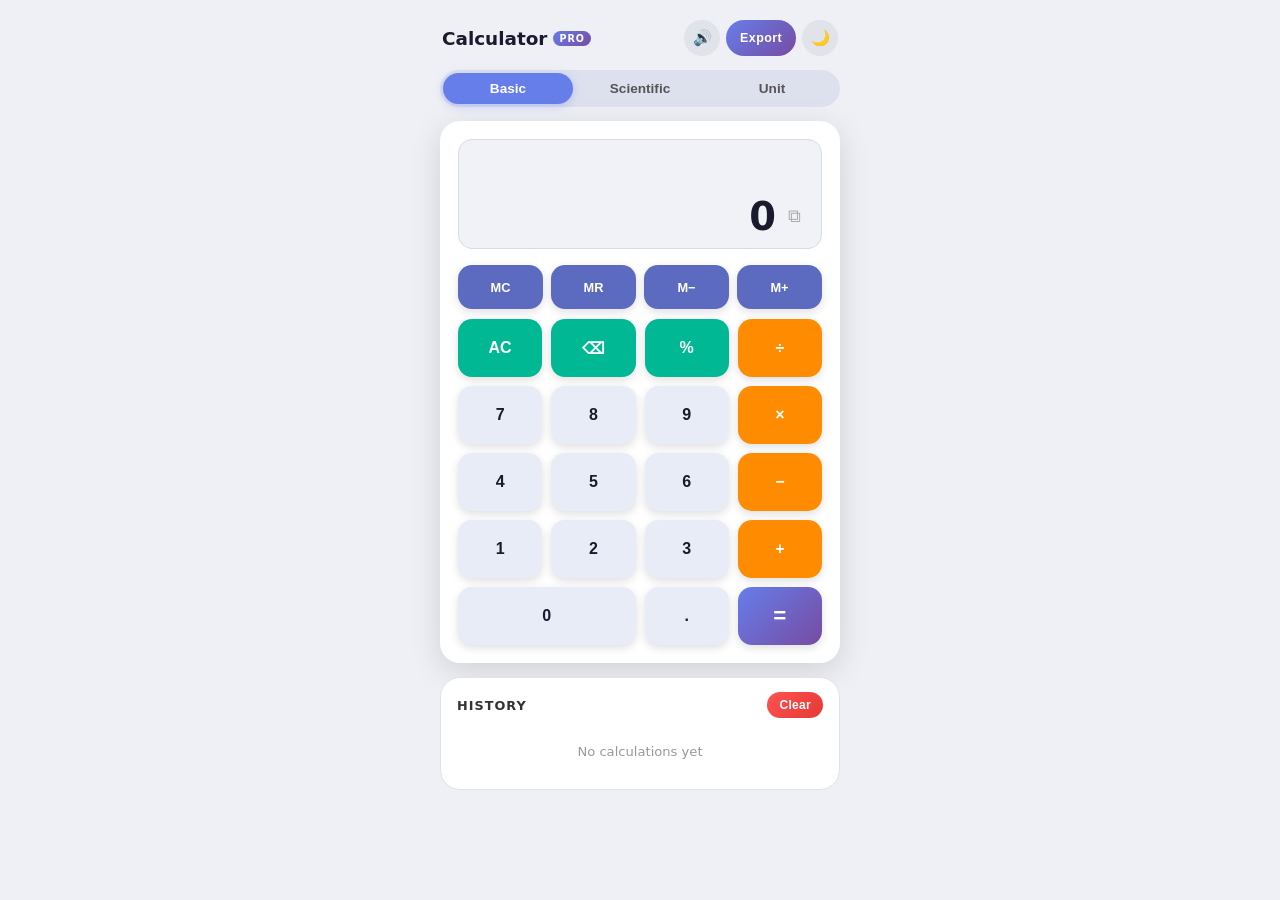
<file: calculator/index.html>
<!DOCTYPE html>
<html lang="en" data-theme="light" data-mode="basic">
<head>
  <meta charset="UTF-8" />
  <meta name="viewport" content="width=device-width, initial-scale=1.0, maximum-scale=1.0, user-scalable=no" />
  <title>Calculator Pro</title>
  <link rel="stylesheet" href="style.css" />
</head>
<body>

  <div class="app">

    <!-- ── Top Bar ── -->
    <div class="top-bar">
      <span class="app-title">Calculator <span class="pro-badge">PRO</span></span>
      <div class="top-actions">
        <button class="icon-btn" id="soundBtn"    title="Sound on/off"   aria-label="Toggle sound">🔊</button>
        <button class="export-top-btn" id="exportBtn" title="Export history" aria-label="Export history">Export</button>
        <button class="icon-btn" id="themeToggle" title="Toggle theme"   aria-label="Toggle theme">🌙</button>
      </div>
    </div>

    <!-- ── Mode Tabs ── -->
    <div class="mode-tabs">
      <button class="tab active" data-mode="basic">Basic</button>
      <button class="tab"        data-mode="scientific">Scientific</button>
      <button class="tab"        data-mode="unit">Unit</button>
    </div>

    <!-- ── Calculator Card ── -->
    <div class="calculator">

      <!-- Display -->
      <div class="display" id="display">
        <div class="memory-indicator" id="memIndicator"></div>
        <div class="expression" id="expression"></div>
        <div class="live-preview" id="livePreview"></div>
        <div class="result-row">
          <div class="result" id="result">0</div>
          <button class="copy-btn" id="copyBtn" title="Copy result" aria-label="Copy result">⧉</button>
        </div>
        <div class="copy-toast" id="copyToast">Copied!</div>
      </div>

      <!-- ── BASIC PANEL ── -->
      <div class="panel" id="panelBasic">

        <!-- Memory row -->
        <div class="memory-row">
          <button class="btn btn-mem" data-action="mc">MC</button>
          <button class="btn btn-mem" data-action="mr">MR</button>
          <button class="btn btn-mem" data-action="m-">M−</button>
          <button class="btn btn-mem" data-action="m+">M+</button>
        </div>

        <!-- Main grid -->
        <div class="buttons">
          <button class="btn btn-utility" data-action="clear">AC</button>
          <button class="btn btn-utility" data-action="delete">⌫</button>
          <button class="btn btn-utility" data-action="percent">%</button>
          <button class="btn btn-operator" data-value="÷">÷</button>

          <button class="btn btn-number" data-value="7">7</button>
          <button class="btn btn-number" data-value="8">8</button>
          <button class="btn btn-number" data-value="9">9</button>
          <button class="btn btn-operator" data-value="×">×</button>

          <button class="btn btn-number" data-value="4">4</button>
          <button class="btn btn-number" data-value="5">5</button>
          <button class="btn btn-number" data-value="6">6</button>
          <button class="btn btn-operator" data-value="−">−</button>

          <button class="btn btn-number" data-value="1">1</button>
          <button class="btn btn-number" data-value="2">2</button>
          <button class="btn btn-number" data-value="3">3</button>
          <button class="btn btn-operator" data-value="+">+</button>

          <button class="btn btn-number btn-zero" data-value="0">0</button>
          <button class="btn btn-number" data-value=".">.</button>
          <button class="btn btn-equals" data-action="equals">=</button>
        </div>
      </div>

      <!-- ── SCIENTIFIC PANEL ── -->
      <div class="panel hidden" id="panelScientific">

        <!-- Sci extra row 1 -->
        <div class="sci-grid">
          <button class="btn btn-sci" data-action="sci-sin">sin</button>
          <button class="btn btn-sci" data-action="sci-cos">cos</button>
          <button class="btn btn-sci" data-action="sci-tan">tan</button>
          <button class="btn btn-sci" data-action="sci-log">log</button>
          <button class="btn btn-sci" data-action="sci-ln">ln</button>

          <button class="btn btn-sci" data-action="sci-sqrt">√</button>
          <button class="btn btn-sci" data-action="sci-sq">x²</button>
          <button class="btn btn-sci" data-action="sci-pow">xⁿ</button>
          <button class="btn btn-sci" data-action="sci-pi">π</button>
          <button class="btn btn-sci" data-action="sci-e">e</button>

          <button class="btn btn-sci" data-action="sci-inv">1/x</button>
          <button class="btn btn-sci" data-action="sci-abs">|x|</button>
          <button class="btn btn-sci" data-action="sci-fact">n!</button>
          <button class="btn btn-sci" data-value="(">(</button>
          <button class="btn btn-sci" data-value=")">)</button>
        </div>

        <!-- Memory row -->
        <div class="memory-row">
          <button class="btn btn-mem" data-action="mc">MC</button>
          <button class="btn btn-mem" data-action="mr">MR</button>
          <button class="btn btn-mem" data-action="m-">M−</button>
          <button class="btn btn-mem" data-action="m+">M+</button>
        </div>

        <!-- Main grid (same layout) -->
        <div class="buttons">
          <button class="btn btn-utility" data-action="clear">AC</button>
          <button class="btn btn-utility" data-action="delete">⌫</button>
          <button class="btn btn-utility" data-action="percent">%</button>
          <button class="btn btn-operator" data-value="÷">÷</button>

          <button class="btn btn-number" data-value="7">7</button>
          <button class="btn btn-number" data-value="8">8</button>
          <button class="btn btn-number" data-value="9">9</button>
          <button class="btn btn-operator" data-value="×">×</button>

          <button class="btn btn-number" data-value="4">4</button>
          <button class="btn btn-number" data-value="5">5</button>
          <button class="btn btn-number" data-value="6">6</button>
          <button class="btn btn-operator" data-value="−">−</button>

          <button class="btn btn-number" data-value="1">1</button>
          <button class="btn btn-number" data-value="2">2</button>
          <button class="btn btn-number" data-value="3">3</button>
          <button class="btn btn-operator" data-value="+">+</button>

          <button class="btn btn-number btn-zero" data-value="0">0</button>
          <button class="btn btn-number" data-value=".">.</button>
          <button class="btn btn-equals" data-action="equals">=</button>
        </div>
      </div>

      <!-- ── UNIT CONVERTER PANEL ── -->
      <div class="panel hidden" id="panelUnit">
        <div class="unit-converter">
          <select id="unitCategory" aria-label="Unit category">
            <option value="length">Length</option>
            <option value="weight">Weight</option>
            <option value="temp">Temperature</option>
            <option value="speed">Speed</option>
            <option value="area">Area</option>
          </select>
          <div class="unit-row">
            <input  type="number" id="unitInput"  placeholder="Enter value" aria-label="Input value" />
            <select id="unitFrom" aria-label="From unit"></select>
          </div>
          <div class="unit-arrow">⇅</div>
          <div class="unit-row">
            <input  type="number" id="unitOutput" placeholder="Result" readonly aria-label="Output value" />
            <select id="unitTo" aria-label="To unit"></select>
          </div>
          <button class="btn btn-equals unit-convert-btn" id="convertBtn">Convert</button>
        </div>
      </div>

    </div><!-- /calculator -->

    <!-- ── History Panel ── -->
    <div class="history-panel">
      <div class="history-header">
        <span>History</span>
        <div class="history-actions">
          <button class="clear-history-btn" id="clearHistory">Clear</button>
        </div>
      </div>
      <ul class="history-list" id="historyList">
        <li class="history-empty">No calculations yet</li>
      </ul>
    </div>

  </div><!-- /app -->

  <!-- Sound elements (silent AudioContext, no files needed) -->
  <script src="script.js"></script>
</body>
</html>
</file>
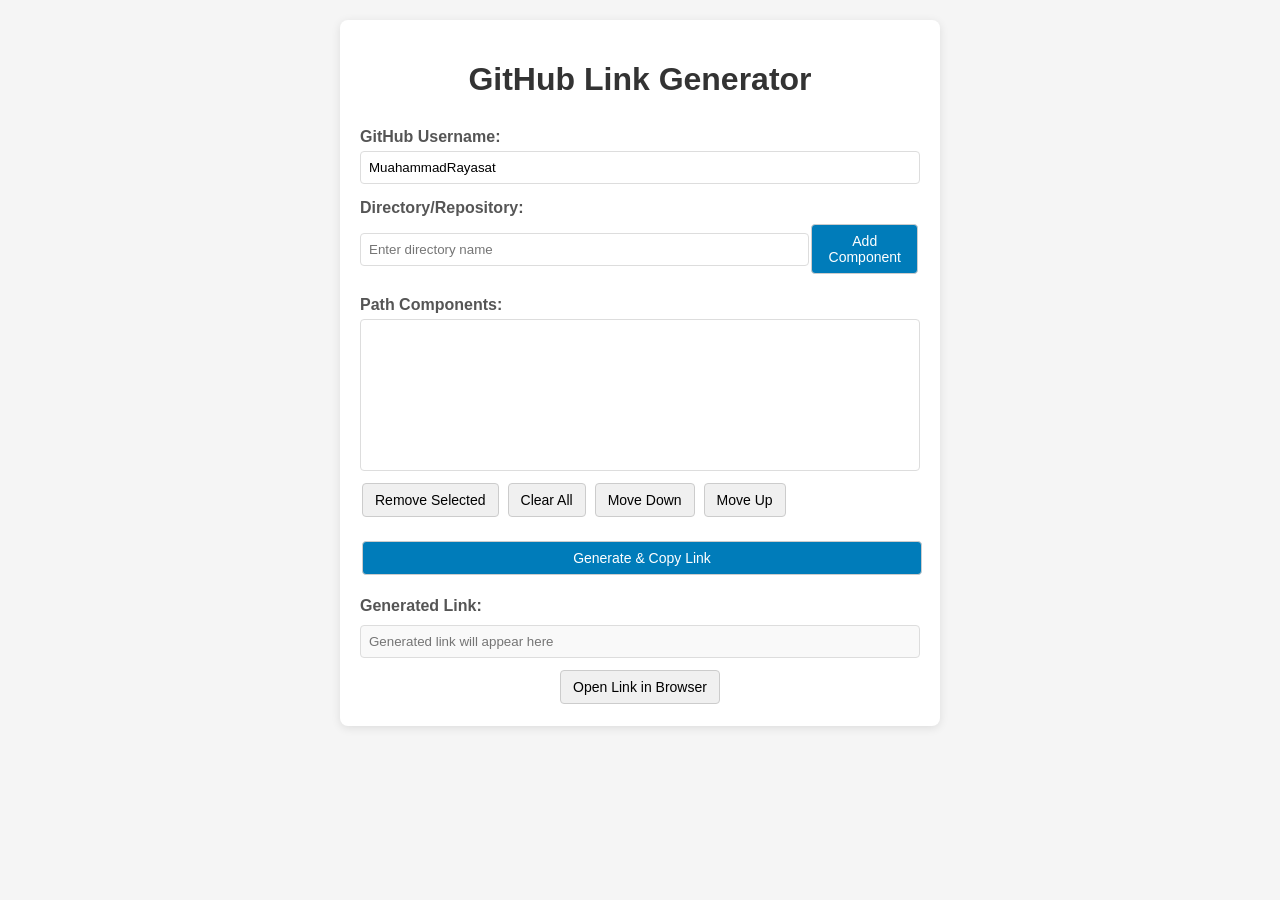
<file: Link-github.html>
<!DOCTYPE html>
<html lang="en">
<head>
    <meta charset="UTF-8">
    <meta name="viewport" content="width=device-width, initial-scale=1.0">
    <title>GitHub Link Generator</title>
    <style>
        body {
            font-family: Arial, sans-serif;
            max-width: 600px;
            margin: 0 auto;
            padding: 20px;
            background-color: #f5f5f5;
        }

        .container {
            background-color: white;
            padding: 20px;
            border-radius: 8px;
            box-shadow: 0 2px 10px rgba(0,0,0,0.1);
        }

        h1 {
            text-align: center;
            color: #333;
            margin-bottom: 30px;
        }

        .form-group {
            margin-bottom: 15px;
        }

        label {
            display: block;
            margin-bottom: 5px;
            font-weight: bold;
            color: #555;
        }

        input[type="text"] {
            width: 100%;
            padding: 8px;
            border: 1px solid #ddd;
            border-radius: 4px;
            box-sizing: border-box;
        }

        button {
            padding: 8px 12px;
            margin: 2px;
            border: 1px solid #ccc;
            border-radius: 4px;
            background-color: #f0f0f0;
            cursor: pointer;
            font-size: 14px;
        }

        button:hover {
            background-color: #e0e0e0;
        }

        button.primary {
            background-color: #007cba;
            color: white;
        }

        button.primary:hover {
            background-color: #005a87;
        }

        .button-group {
            display: flex;
            flex-wrap: wrap;
            gap: 5px;
        }

        .button-row {
            display: flex;
            gap: 5px;
            margin-top: 5px;
        }

        .list-section {
            margin: 20px 0;
        }

        .list-container {
            border: 1px solid #ddd;
            border-radius: 4px;
            height: 150px;
            overflow-y: auto;
            margin-bottom: 10px;
            background-color: white;
        }

        .list-item {
            padding: 8px;
            border-bottom: 1px solid #eee;
            display: flex;
            justify-content: space-between;
            align-items: center;
        }

        .list-item:last-child {
            border-bottom: none;
        }

        .list-item.selected {
            background-color: #e6f3ff;
        }

        .item-controls {
            display: flex;
            gap: 5px;
        }

        .item-buttons {
            display: flex;
            gap: 3px;
        }

        .item-button {
            padding: 3px 6px;
            font-size: 12px;
        }

        .result-section {
            margin-top: 20px;
        }

        .result-input {
            width: 100%;
            padding: 8px;
            border: 1px solid #ddd;
            border-radius: 4px;
            background-color: #f9f9f9;
            box-sizing: border-box;
            margin-top: 5px;
        }

        .error-message {
            color: #d32f2f;
            font-size: 14px;
            margin-top: 5px;
        }

        .success-message {
            color: #388e3c;
            font-size: 14px;
            margin-top: 5px;
        }

        .center {
            text-align: center;
        }

        .flex-between {
            display: flex;
            justify-content: space-between;
            align-items: center;
        }

        .flex-right {
            display: flex;
            justify-content: flex-end;
            gap: 5px;
        }

        .flex-left {
            display: flex;
            gap: 5px;
        }
    </style>
</head>
<body>
    <div class="container">
        <h1>GitHub Link Generator</h1>

        <div class="form-group">
            <label for="username">GitHub Username:</label>
            <input type="text" id="username" value="MuahammadRayasat">
        </div>

        <div class="form-group">
            <label for="directory">Directory/Repository:</label>
            <div class="flex-between">
                <input type="text" id="directory" placeholder="Enter directory name">
                <button id="add-btn" class="primary">Add Component</button>
            </div>
        </div>

        <div class="list-section">
            <label>Path Components:</label>
            <div class="list-container" id="list-container">
                <!-- List items will be added here dynamically -->
            </div>

            <div class="button-group">
                <button id="remove-btn">Remove Selected</button>
                <button id="clear-btn">Clear All</button>
                <div class="flex-right">
                    <button id="move-down-btn">Move Down</button>
                    <button id="move-up-btn">Move Up</button>
                </div>
            </div>
        </div>

        <div class="form-group">
            <button id="generate-btn" class="primary" style="width: 100%;">Generate & Copy Link</button>
        </div>

        <div class="result-section">
            <label>Generated Link:</label>
            <input type="text" id="result-link" class="result-input" readonly placeholder="Generated link will appear here">
            <div class="center" style="margin-top: 10px;">
                <button id="open-link-btn">Open Link in Browser</button>
            </div>
        </div>

        <div id="message-area"></div>
    </div>

    <script>
        class LinkGeneratorApp {
            constructor() {
                this.dirList = [];

                // Elements
                this.usernameInput = document.getElementById('username');
                this.directoryInput = document.getElementById('directory');
                this.listContainer = document.getElementById('list-container');
                this.resultLinkInput = document.getElementById('result-link');
                this.messageArea = document.getElementById('message-area');

                // Buttons
                document.getElementById('add-btn').addEventListener('click', () => this.addDirectory());
                document.getElementById('remove-btn').addEventListener('click', () => this.removeSelected());
                document.getElementById('clear-btn').addEventListener('click', () => this.clearAll());
                document.getElementById('move-up-btn').addEventListener('click', () => this.moveUp());
                document.getElementById('move-down-btn').addEventListener('click', () => this.moveDown());
                document.getElementById('generate-btn').addEventListener('click', () => this.generateLink());
                document.getElementById('open-link-btn').addEventListener('click', () => this.openLink());

                // Enter key support for directory input
                this.directoryInput.addEventListener('keypress', (e) => {
                    if (e.key === 'Enter') {
                        this.addDirectory();
                    }
                });

                // Initialize
                this.refreshList();
            }

            addDirectory() {
                const val = this.directoryInput.value.trim();
                if (val) {
                    if (this.isValidPathComponent(val)) {
                        this.dirList.push(val);
                        this.directoryInput.value = '';
                        this.refreshList();
                    } else {
                        this.showMessage(`'${val}' is not a valid path component. Use letters, numbers, hyphens, underscores, and periods only.`, 'error');
                    }
                }
            }

            isValidPathComponent(component) {
                // Allow alphanumeric, hyphens, underscores, and periods
                const pattern = /^[a-zA-Z0-9._-]+$/;
                return pattern.test(component) && component.length > 0;
            }

            removeSelected() {
                const selectedItems = this.getSelectedItems();
                if (selectedItems.length > 0) {
                    // Remove in reverse order to maintain indices
                    selectedItems.sort((a, b) => b - a);
                    selectedItems.forEach(index => {
                        this.dirList.splice(index, 1);
                    });
                    this.refreshList();
                } else {
                    this.showMessage('Please select an item to remove.', 'error');
                }
            }

            getSelectedItems() {
                const selected = [];
                const items = this.listContainer.querySelectorAll('.list-item');
                items.forEach((item, index) => {
                    if (item.classList.contains('selected')) {
                        selected.push(index);
                    }
                });
                return selected;
            }

            moveUp() {
                const selectedItems = this.getSelectedItems();
                if (selectedItems.length === 1) {
                    const index = selectedItems[0];
                    if (index > 0) {
                        // Swap items
                        const item = this.dirList.splice(index, 1)[0];
                        this.dirList.splice(index - 1, 0, item);
                        this.refreshList();
                        // Re-select the moved item
                        this.selectItem(index - 1);
                    }
                } else {
                    this.showMessage('Please select exactly one item to move.', 'error');
                }
            }

            moveDown() {
                const selectedItems = this.getSelectedItems();
                if (selectedItems.length === 1) {
                    const index = selectedItems[0];
                    if (index < this.dirList.length - 1) {
                        // Swap items
                        const item = this.dirList.splice(index, 1)[0];
                        this.dirList.splice(index + 1, 0, item);
                        this.refreshList();
                        // Re-select the moved item
                        this.selectItem(index + 1);
                    }
                } else {
                    this.showMessage('Please select exactly one item to move.', 'error');
                }
            }

            selectItem(index) {
                const items = this.listContainer.querySelectorAll('.list-item');
                if (items[index]) {
                    items[index].classList.add('selected');
                }
            }

            clearAll() {
                this.dirList = [];
                this.resultLinkInput.value = '';
                this.refreshList();
            }

            generateLink() {
                const username = this.usernameInput.value.trim();
                if (!username) {
                    this.showMessage('Username cannot be empty', 'error');
                    return;
                }

                if (!this.isValidPathComponent(username)) {
                    this.showMessage('Username contains invalid characters', 'error');
                    return;
                }

                const repo = this.dirList.join('/');
                let link;
                if (repo) {
                    link = `https://${username}.github.io/${repo}`;
                } else {
                    link = `https://${username}.github.io/`;
                }

                this.resultLinkInput.value = link;

                // Copy to clipboard
                navigator.clipboard.writeText(link).then(() => {
                    this.showMessage(`Link copied to clipboard:\n${link}`, 'success');
                }).catch(err => {
                    // Fallback if clipboard API fails
                    this.resultLinkInput.select();
                    document.execCommand('copy');
                    this.showMessage(`Link copied to clipboard:\n${link}`, 'success');
                });
            }

            openLink() {
                const link = this.resultLinkInput.value;
                if (link) {
                    window.open(link, '_blank');
                } else {
                    this.showMessage('Please generate a link first', 'error');
                }
            }

            refreshList() {
                this.listContainer.innerHTML = '';

                this.dirList.forEach((item, index) => {
                    const div = document.createElement('div');
                    div.className = 'list-item';
                    div.innerHTML = `
                        <span>${item}</span>
                        <div class="item-controls">
                            <div class="item-buttons">
                                <button class="item-button move-up-btn" data-index="${index}">↑</button>
                                <button class="item-button move-down-btn" data-index="${index}">↓</button>
                            </div>
                            <button class="item-button remove-btn" data-index="${index}">✕</button>
                        </div>
                    `;

                    div.addEventListener('click', (e) => {
                        // Prevent selection when clicking buttons
                        if (!e.target.closest('.item-button')) {
                            // Toggle selection - hold Ctrl for multiple selections
                            if (e.ctrlKey) {
                                div.classList.toggle('selected');
                            } else {
                                // Clear all selections first
                                this.listContainer.querySelectorAll('.list-item').forEach(item => {
                                    item.classList.remove('selected');
                                });
                                // Then select this item
                                div.classList.add('selected');
                            }
                        }
                    });

                    this.listContainer.appendChild(div);
                });

                // Add event listeners to the new buttons
                this.listContainer.querySelectorAll('.remove-btn').forEach(btn => {
                    btn.addEventListener('click', (e) => {
                        e.stopPropagation();
                        const index = parseInt(btn.getAttribute('data-index'));
                        this.dirList.splice(index, 1);
                        this.refreshList();
                    });
                });

                this.listContainer.querySelectorAll('.move-up-btn').forEach(btn => {
                    btn.addEventListener('click', (e) => {
                        e.stopPropagation();
                        const index = parseInt(btn.getAttribute('data-index'));
                        if (index > 0) {
                            const item = this.dirList.splice(index, 1)[0];
                            this.dirList.splice(index - 1, 0, item);
                            this.refreshList();
                            this.selectItem(index - 1);
                        }
                    });
                });

                this.listContainer.querySelectorAll('.move-down-btn').forEach(btn => {
                    btn.addEventListener('click', (e) => {
                        e.stopPropagation();
                        const index = parseInt(btn.getAttribute('data-index'));
                        if (index < this.dirList.length - 1) {
                            const item = this.dirList.splice(index, 1)[0];
                            this.dirList.splice(index + 1, 0, item);
                            this.refreshList();
                            this.selectItem(index + 1);
                        }
                    });
                });
            }

            showMessage(text, type) {
                this.messageArea.innerHTML = `<div class="${type}-message">${text}</div>`;

                // Clear message after 3 seconds
                setTimeout(() => {
                    this.messageArea.innerHTML = '';
                }, 3000);
            }
        }

        // Initialize the app when the page loads
        document.addEventListener('DOMContentLoaded', () => {
            new LinkGeneratorApp();
        });
    </script>
</body>
</html>
</file>
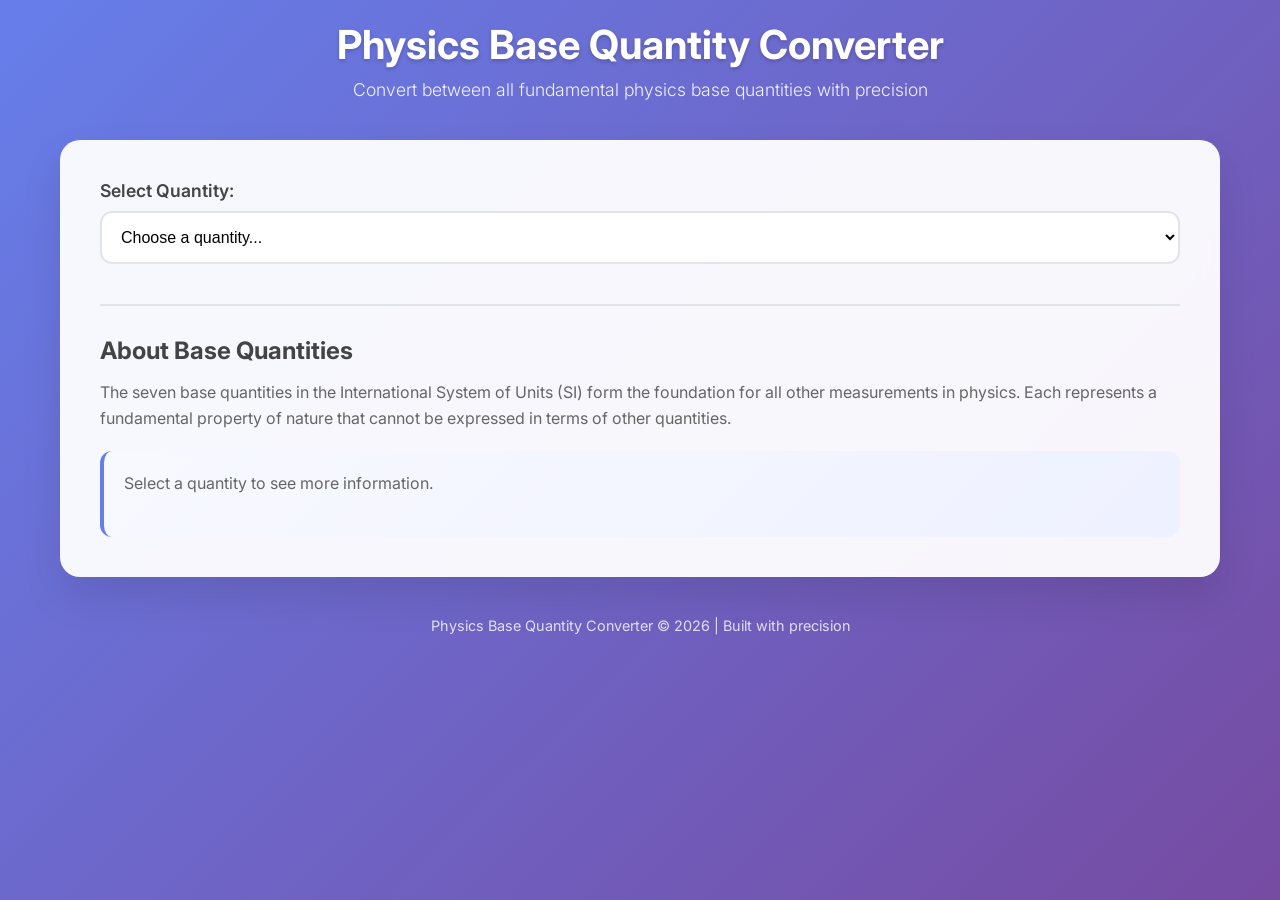
<file: Quantity-Converter.html>
<!DOCTYPE html>
<html lang="en">
<head>
    <meta charset="UTF-8">
    <meta name="viewport" content="width=device-width, initial-scale=1.0">
    <title>Physics Base Quantity Converter</title>
    <link href="https://fonts.googleapis.com/css2?family=Inter:wght@300;400;500;600;700&display=swap" rel="stylesheet">
    <style>
* {
    margin: 0;
    padding: 0;
    box-sizing: border-box;
}

body {
    font-family: 'Inter', sans-serif;
    background: linear-gradient(135deg, #667eea 0%, #764ba2 100%);
    min-height: 100vh;
    color: #333;
}

.container {
    max-width: 1200px;
    margin: 0 auto;
    padding: 20px;
}

header {
    text-align: center;
    margin-bottom: 40px;
    color: white;
    animation: fadeInUp 0.8s ease-out;
}

header h1 {
    font-size: 2.5rem;
    font-weight: 700;
    margin-bottom: 10px;
    text-shadow: 0 2px 4px rgba(0,0,0,0.2);
}

header p {
    font-size: 1.1rem;
    opacity: 0.9;
    font-weight: 300;
}

main {
    background: rgba(255, 255, 255, 0.95);
    border-radius: 20px;
    padding: 40px;
    box-shadow: 0 20px 40px rgba(0,0,0,0.1);
    backdrop-filter: blur(10px);
    animation: slideIn 1s ease-out;
}

.converter-section {
    margin-bottom: 40px;
}

.quantity-selector {
    margin-bottom: 30px;
}

.quantity-selector label {
    display: block;
    margin-bottom: 10px;
    font-weight: 600;
    color: #444;
    font-size: 1.1rem;
}

.quantity-selector select {
    width: 100%;
    padding: 15px;
    border: 2px solid #e1e5e9;
    border-radius: 12px;
    font-size: 1rem;
    background: white;
    transition: all 0.3s ease;
    cursor: pointer;
}

.quantity-selector select:focus {
    outline: none;
    border-color: #667eea;
    box-shadow: 0 0 0 3px rgba(102, 126, 234, 0.1);
}

.conversion-interface {
    display: grid;
    grid-template-columns: repeat(auto-fit, minmax(250px, 1fr));
    gap: 20px;
    margin-top: 20px;
}

.input-group {
    display: flex;
    flex-direction: column;
}

.input-group label {
    margin-bottom: 8px;
    font-weight: 500;
    color: #555;
}

.input-group select,
.input-group input {
    padding: 12px 15px;
    border: 2px solid #e1e5e9;
    border-radius: 10px;
    font-size: 1rem;
    transition: all 0.3s ease;
}

.input-group select {
    cursor: pointer;
}

.input-group select:focus,
.input-group input:focus {
    outline: none;
    border-color: #667eea;
    box-shadow: 0 0 0 3px rgba(102, 126, 234, 0.1);
}

.input-group input {
    width: 100%;
}

.result-container {
    grid-column: 1 / -1;
    text-align: center;
    margin-top: 20px;
}

.result-label {
    font-size: 1.1rem;
    font-weight: 600;
    color: #555;
    margin-bottom: 10px;
}

.result-display {
    font-size: 2rem;
    font-weight: 700;
    color: #667eea;
    background: linear-gradient(135deg, #f0f4ff, #e6ebff);
    padding: 20px;
    border-radius: 15px;
    border: 2px solid #e1e5e9;
    transition: transform 0.3s ease;
}

.result-display:hover {
    transform: scale(1.02);
}

.info-section {
    margin-top: 40px;
    padding-top: 30px;
    border-top: 2px solid #e1e5e9;
}

.info-section h2 {
    color: #444;
    margin-bottom: 15px;
    font-size: 1.5rem;
}

.info-section p {
    color: #666;
    line-height: 1.6;
    margin-bottom: 20px;
}

.quantity-info {
    background: linear-gradient(135deg, #f8f9ff, #eef1ff);
    padding: 20px;
    border-radius: 12px;
    border-left: 4px solid #667eea;
}

footer {
    text-align: center;
    margin-top: 40px;
    color: white;
    font-size: 0.9rem;
    opacity: 0.8;
}

/* Animations */
@keyframes fadeInUp {
    from {
        opacity: 0;
        transform: translateY(30px);
    }
    to {
        opacity: 1;
        transform: translateY(0);
    }
}

@keyframes slideIn {
    from {
        opacity: 0;
        transform: translateY(50px);
    }
    to {
        opacity: 1;
        transform: translateY(0);
    }
}

/* Hover effects */
.quantity-selector select:hover,
.input-group select:hover,
.input-group input:hover {
    border-color: #667eea;
    transform: translateY(-2px);
    box-shadow: 0 10px 20px rgba(102, 126, 234, 0.15);
}

/* Responsive design */
@media (max-width: 768px) {
    .container {
        padding: 10px;
    }

    header h1 {
        font-size: 2rem;
    }

    main {
        padding: 20px;
    }

    .conversion-interface {
        grid-template-columns: 1fr;
    }

    .result-display {
        font-size: 1.5rem;
    }
}

@media (max-width: 480px) {
    header h1 {
        font-size: 1.5rem;
    }

    main {
        padding: 15px;
    }

    .quantity-selector select,
    .input-group select,
    .input-group input {
        padding: 10px;
    }
}

/* Focus states */
select:focus-visible,
input:focus-visible {
    outline: 2px solid #667eea;
    outline-offset: 2px;
}

/* Scrollbar styling */
::-webkit-scrollbar {
    width: 8px;
}

::-webkit-scrollbar-track {
    background: #f1f1f1;
    border-radius: 4px;
}

::-webkit-scrollbar-thumb {
    background: #c1c1c1;
    border-radius: 4px;
}

::-webkit-scrollbar-thumb:hover {
    background: #a1a1a1;
}
    </style>
</head>
<body>
    <!-- 
# Physics Base Quantity Converter

A modern, responsive web application for converting between all fundamental physics base quantities.

## Features

- Converts all 7 base physics quantities:
  - Length (meters, centimeters, millimeters, kilometers, inches, feet, yards)
  - Mass (kilograms, grams, milligrams, pounds)
  - Time (seconds, minutes, hours)
  - Electric Current (amperes, milliamperes)
  - Temperature (Celsius, Kelvin, Fahrenheit)
  - Luminous Intensity (candela)
  - Amount of Substance (mole)

- Modern UI with soft gradients and readable contrast
- Subtle animations for interactive elements
- Fully responsive and mobile-friendly design
- Real-time conversion functionality
- Educational information about each base quantity

## Technologies Used

- HTML5
- CSS3 (with Flexbox/Grid)
- JavaScript (ES6+)
- Modern CSS features (gradients, transitions, transforms)
- Responsive design principles

## Usage

1. Open `index.html` in any modern web browser
2. Select a physics quantity from the dropdown
3. Choose the units to convert from and to
4. Enter the value to convert
5. See the result update in real-time

## Files

- `index.html` - Main HTML structure
- `styles.css` - Modern styling with gradients and animations
- `script.js` - Conversion logic and interactivity

## Browser Support

Modern browsers supporting CSS Grid, Flexbox, and ES6 JavaScript features.
     -->
    <div class="container">
        <header>
            <h1>Physics Base Quantity Converter</h1>
            <p>Convert between all fundamental physics base quantities with precision</p>
        </header>

        <main>
            <div class="converter-section">
                <div class="quantity-selector">
                    <label for="quantity">Select Quantity:</label>
                    <select id="quantity" onchange="updateUnitOptions()">
                        <option value="">Choose a quantity...</option>
                        <option value="length">Length</option>
                        <option value="mass">Mass</option>
                        <option value="time">Time</option>
                        <option value="current">Electric Current</option>
                        <option value="temperature">Temperature</option>
                        <option value="luminous">Luminous Intensity</option>
                        <option value="amount">Amount of Substance</option>
                    </select>
                </div>

                <div class="conversion-interface" id="conversionInterface" style="display: none;">
                    <div class="input-group">
                        <label for="fromUnit">From Unit:</label>
                        <select id="fromUnit" onchange="convertValue()"></select>
                    </div>

                    <div class="input-group">
                        <label for="toUnit">To Unit:</label>
                        <select id="toUnit" onchange="convertValue()"></select>
                    </div>

                    <div class="input-group">
                        <label for="inputValue">Value:</label>
                        <input type="number" id="inputValue" placeholder="Enter value..." oninput="convertValue()" step="any">
                    </div>

                    <div class="result-container">
                        <div class="result-label">Result:</div>
                        <div id="result" class="result-display">0</div>
                    </div>
                </div>
            </div>

            <div class="info-section">
                <h2>About Base Quantities</h2>
                <p>The seven base quantities in the International System of Units (SI) form the foundation for all other measurements in physics. Each represents a fundamental property of nature that cannot be expressed in terms of other quantities.</p>

                <div class="quantity-info" id="quantityInfo">
                    <p>Select a quantity to see more information.</p>
                </div>
            </div>
        </main>

        <footer>
            <p>Physics Base Quantity Converter &copy; 2026 | Built with precision</p>
        </footer>
    </div>

    <script>
// Physics Base Quantity Converter - Conversion factors and logic

// Conversion factors for each quantity
const conversions = {
    length: {
        units: ['meters', 'centimeters', 'millimeters', 'kilometers', 'inches', 'feet', 'yards'],
        factors: {
            meters: 1,
            centimeters: 100,
            millimeters: 1000,
            kilometers: 0.001,
            inches: 39.3701,
            feet: 3.28084,
            yards: 1.09361
        }
    },
    mass: {
        units: ['kilograms', 'grams', 'milligrams', 'pounds'],
        factors: {
            kilograms: 1,
            grams: 1000,
            milligrams: 1000000,
            pounds: 2.20462
        }
    },
    time: {
        units: ['seconds', 'minutes', 'hours'],
        factors: {
            seconds: 1,
            minutes: 1/60,
            hours: 1/3600
        }
    },
    current: {
        units: ['amperes', 'milliamperes'],
        factors: {
            amperes: 1,
            milliamperes: 1000
        }
    },
    temperature: {
        // Special handling for temperature since it's not a simple linear conversion
        units: ['celsius', 'kelvin', 'fahrenheit'],
        convert: function(value, fromUnit, toUnit) {
            // Convert to Celsius as intermediate
            let celsius;
            switch(fromUnit) {
                case 'celsius':
                    celsius = value;
                    break;
                case 'kelvin':
                    celsius = value - 273.15;
                    break;
                case 'fahrenheit':
                    celsius = (value - 32) * 5/9;
                    break;
                default:
                    celsius = value;
            }

            // Convert from Celsius to target unit
            switch(toUnit) {
                case 'celsius':
                    return celsius;
                case 'kelvin':
                    return celsius + 273.15;
                case 'fahrenheit':
                    return (celsius * 9/5) + 32;
                default:
                    return value;
            }
        }
    },
    luminous: {
        units: ['candela'],
        factors: {
            candela: 1
        }
    },
    amount: {
        units: ['mole'],
        factors: {
            mole: 1
        }
    }
};

// Quantity information for display
const quantityInfo = {
    length: {
        name: "Length",
        description: "Length is a measure of distance. In the SI system, the base unit for length is the meter (m). Length measures the extent of something along its greatest dimension.",
        symbol: "L",
        baseUnit: "meter (m)"
    },
    mass: {
        name: "Mass",
        description: "Mass is the quantity of matter in a physical body. In the SI system, the base unit for mass is the kilogram (kg). Mass should not be confused with weight.",
        symbol: "M",
        baseUnit: "kilogram (kg)"
    },
    time: {
        name: "Time",
        description: "Time is the indefinite continued progress of existence and events. In the SI system, the base unit for time is the second (s).",
        symbol: "T",
        baseUnit: "second (s)"
    },
    current: {
        name: "Electric Current",
        description: "Electric current is the time rate of flow of electric charge. In the SI system, the base unit for electric current is the ampere (A).",
        symbol: "I",
        baseUnit: "ampere (A)"
    },
    temperature: {
        name: "Temperature",
        description: "Temperature is a measure of hotness or coldness expressed in terms of several scales. In the SI system, the base unit for temperature is the kelvin (K).",
        symbol: "Θ",
        baseUnit: "kelvin (K)"
    },
    luminous: {
        name: "Luminous Intensity",
        description: "Luminous intensity is a measure of the wavelength-weighted power emitted by a light source in a particular direction per unit solid angle. In the SI system, the base unit is the candela (cd).",
        symbol: "J",
        baseUnit: "candela (cd)"
    },
    amount: {
        name: "Amount of Substance",
        description: "Amount of substance is a standard for expressing the number of microscopic particles. In the SI system, the base unit is the mole (mol).",
        symbol: "N",
        baseUnit: "mole (mol)"
    }
};

// Initialize the page
document.addEventListener('DOMContentLoaded', function() {
    // Set up event listeners
    const quantitySelect = document.getElementById('quantity');
    const conversionInterface = document.getElementById('conversionInterface');

    // Show conversion interface when a quantity is selected
    quantitySelect.addEventListener('change', function() {
        if (this.value) {
            conversionInterface.style.display = 'grid';
            updateUnitOptions();
            updateQuantityInfo(this.value);
        } else {
            conversionInterface.style.display = 'none';
        }
    });
});

// Update unit options based on selected quantity
function updateUnitOptions() {
    const quantity = document.getElementById('quantity').value;
    const fromUnitSelect = document.getElementById('fromUnit');
    const toUnitSelect = document.getElementById('toUnit');

    // Clear existing options
    fromUnitSelect.innerHTML = '';
    toUnitSelect.innerHTML = '';

    if (quantity && conversions[quantity]) {
        const units = conversions[quantity].units;

        units.forEach(unit => {
            const fromOption = document.createElement('option');
            fromOption.value = unit;
            fromOption.textContent = formatUnitName(unit);
            fromUnitSelect.appendChild(fromOption);

            const toOption = document.createElement('option');
            toOption.value = unit;
            toOption.textContent = formatUnitName(unit);
            toUnitSelect.appendChild(toOption);
        });

        // Set default selections
        if (units.length > 0) {
            fromUnitSelect.value = units[0];
            toUnitSelect.value = units.length > 1 ? units[1] : units[0];

            // Trigger conversion to show initial result
            convertValue();
        }
    }
}

// Format unit names for display
function formatUnitName(unit) {
    const formatted = unit.replace(/([A-Z])/g, ' $1').toLowerCase();
    return formatted.charAt(0).toUpperCase() + formatted.slice(1);
}

// Convert value based on selected units
function convertValue() {
    const quantity = document.getElementById('quantity').value;
    const fromUnit = document.getElementById('fromUnit').value;
    const toUnit = document.getElementById('toUnit').value;
    const inputValue = parseFloat(document.getElementById('inputValue').value) || 0;
    const resultDiv = document.getElementById('result');

    if (!quantity || !fromUnit || !toUnit) {
        resultDiv.textContent = '0';
        return;
    }

    let result;

    // Special handling for temperature
    if (quantity === 'temperature') {
        result = conversions.temperature.convert(inputValue, fromUnit, toUnit);
    } else {
        // Standard conversion using factors
        const fromFactor = conversions[quantity].factors[fromUnit];
        const toFactor = conversions[quantity].factors[toUnit];

        // Convert to base unit first, then to target unit
        const valueInBase = inputValue / fromFactor;
        result = valueInBase * toFactor;
    }

    // Format result with appropriate precision
    resultDiv.textContent = formatResult(result);
}

// Format result with appropriate decimal places
function formatResult(value) {
    if (Math.abs(value) >= 1000000 || (Math.abs(value) < 0.001 && value !== 0)) {
        return value.toExponential(6);
    } else if (Math.abs(value) >= 1000) {
        return value.toLocaleString(undefined, { maximumFractionDigits: 2 });
    } else if (Math.abs(value) >= 1) {
        return value.toFixed(6).replace(/\.?0+$/, '');
    } else {
        return value.toFixed(8).replace(/\.?0+$/, '');
    }
}

// Update quantity information display
function updateQuantityInfo(quantity) {
    const infoDiv = document.getElementById('quantityInfo');

    if (quantity && quantityInfo[quantity]) {
        const info = quantityInfo[quantity];
        infoDiv.innerHTML = `
            <h3>${info.name}</h3>
            <p><strong>Symbol:</strong> ${info.symbol}</p>
            <p><strong>Base Unit:</strong> ${info.baseUnit}</p>
            <p><strong>Description:</strong> ${info.description}</p>
        `;
    } else {
        infoDiv.innerHTML = '<p>Select a quantity to see more information.</p>';
    }
}

// Add input validation
document.getElementById('inputValue').addEventListener('keypress', function(e) {
    // Allow: backspace, delete, tab, escape, enter, decimal point, minus sign and numbers
    if ([46, 45, 8, 9, 27, 13].indexOf(e.keyCode) !== -1 ||
        // Allow: Ctrl+A, Ctrl+C, Ctrl+V, Ctrl+X
        (e.keyCode === 65 && e.ctrlKey === true) ||
        (e.keyCode === 67 && e.ctrlKey === true) ||
        (e.keyCode === 86 && e.ctrlKey === true) ||
        (e.keyCode === 88 && e.ctrlKey === true)) {
        return;
    }
    // Ensure that it is a number and stop the keypress
    if ((e.shiftKey || (e.keyCode < 48 || e.keyCode > 57)) && (e.keyCode < 96 || e.keyCode > 105)) {
        e.preventDefault();
    }
});
    </script>
</body>
</html>
</file>
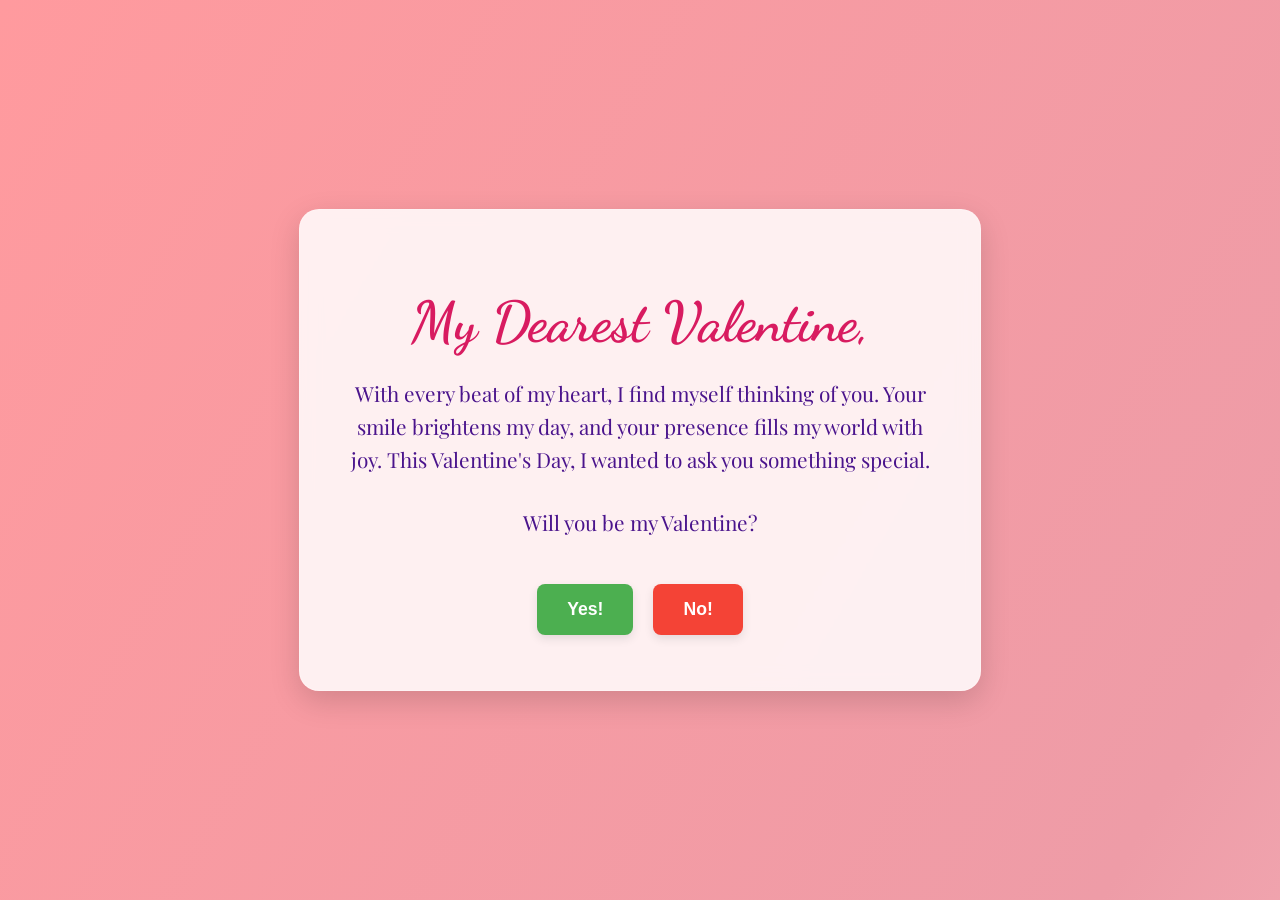
<file: valentine.html>
<!DOCTYPE html>
<html lang="en">
<head>
    <meta charset="UTF-8">
    <meta name="viewport" content="width=device-width, initial-scale=1.0">
    <title>Will You Be My Valentine?</title>
    <link href="https://fonts.googleapis.com/css2?family=Dancing+Script:wght@400;700&family=Playfair+Display:wght@400;700&display=swap" rel="stylesheet">
    <style>
        body {
            font-family: 'Playfair Display', serif;
            color: #4a148c;
            display: flex;
            flex-direction: column;
            justify-content: center;
            align-items: center;
            min-height: 100vh;
            margin: 0;
            text-align: center;
            padding: 20px;
            box-sizing: border-box;
            overflow: hidden;
            background: linear-gradient(300deg, #ffdde1, #ee9ca7, #ff9a9e);
            background-size: 180% 180%;
            animation: animated-gradient 12s ease infinite;
        }
        @keyframes animated-gradient {
            0% { background-position: 0% 50%; }
            50% { background-position: 100% 50%; }
            100% { background-position: 0% 50%; }
        }
        .container {
            background: rgba(255, 255, 255, 0.85);
            backdrop-filter: blur(10px);
            border-radius: 20px;
            padding: 40px;
            box-shadow: 0 10px 30px rgba(0, 0, 0, 0.15);
            max-width: 600px;
            width: 100%;
            z-index: 1;
            position: relative;
            border: 1px solid rgba(255, 255, 255, 0.2);
        }
        h1 {
            font-family: 'Dancing Script', cursive;
            font-size: 3.5em;
            color: #d81b60;
            margin-bottom: 20px;
            animation: fadeInDown 1s ease-in-out, breathing 4s ease-in-out infinite;
        }
        @keyframes breathing {
            0%, 100% { transform: scale(1); }
            50% { transform: scale(1.03); }
        }
        p {
            font-size: 1.3em;
            line-height: 1.6;
            margin-bottom: 30px;
            animation: fadeInUp 1s ease-in-out;
        }
        .buttons {
            display: flex;
            gap: 20px;
            justify-content: center;
            align-items: center;
            min-height: 80px;
        }
        button {
            color: white;
            border: none;
            border-radius: 8px;
            padding: 15px 30px;
            font-size: 1.1em;
            font-weight: bold;
            cursor: pointer;
            transition: all 0.3s ease;
            box-shadow: 0 4px 10px rgba(0, 0, 0, 0.1);
        }
        #yesButton {
            background-color: #4CAF50;
            animation: pulse 1.5s infinite;
        }
        #noButton {
            background-color: #f44336;
            position: relative;
        }
        button:hover {
            transform: translateY(-2px);
            filter: brightness(1.1);
        }
        .particle {
            position: absolute;
            color: #ff4081;
            opacity: 0;
            animation: float 10s ease-in-out infinite;
            z-index: 0;
        }
        @keyframes float {
            0% { transform: translateY(0) scale(1); opacity: 0; }
            25% { opacity: 0.7; }
            50% { transform: translateY(150px) scale(1.5); }
            75% { opacity: 0.7; }
            100% { transform: translateY(300px) scale(1); opacity: 0; }
        }

        /* --- Ultimate Valentine's Celebration --- */
        .celebration {
            display: none;
            position: fixed;
            top: 0;
            left: 0;
            width: 100%;
            height: 100%;
            background: radial-gradient(circle, #d81b60, #a01040);
            justify-content: center;
            align-items: center;
            z-index: 100;
            animation: fadeIn 1s ease-in-out, background-pulse 4s infinite;
        }
        .valentine-card {
            display: none;
            background: rgba(255, 255, 255, 0.9);
            border-radius: 15px;
            padding: 40px;
            box-shadow: 0 10px 30px rgba(0,0,0,0.2);
            text-align: center;
            max-width: 500px;
            width: 90%;
            animation: fade-in-card 1.5s ease-out forwards;
            z-index: 10;
        }
        .valentine-card h2 {
            font-family: 'Dancing Script', cursive;
            font-size: 3.5em;
            color: #d81b60;
            margin: 0;
        }
        .valentine-card p {
            color: #4a148c;
            font-size: 1.2em;
            margin-top: 20px;
        }
        .burst-heart {
            position: absolute;
            color: red;
            font-size: 2em;
            animation: heart-burst 1.5s ease-out forwards;
        }
        .slow-sprinkle {
            position: absolute;
            pointer-events: none; /* Allows clicks to pass through */
            z-index: 5; /* Below the card, above the background */
            opacity: 0; /* Handled by animation */
            animation: slow-heart-fall var(--animation-duration) linear var(--animation-delay) forwards;
        }
        @keyframes background-pulse {
            0%, 100% { background: radial-gradient(circle, #d81b60, #a01040); }
            50% { background: radial-gradient(circle, #ff4081, #d81b60); }
        }
        @keyframes heart-burst {
            0% { transform: translate(0, 0) scale(0.5); opacity: 1; }
            100% { transform: var(--transform-end) scale(1); opacity: 0; }
        }
        @keyframes fade-in-card {
            from { opacity: 0; transform: scale(0.8); }
            to { opacity: 1; transform: scale(1); }
        }
        @keyframes slow-heart-fall {
            0% { transform: translateY(-10vh); opacity: 0; }
            20% { opacity: 1; }
            100% { transform: translateY(110vh); opacity: 0; }
        }
        @keyframes fadeIn { from { opacity: 0; } to { opacity: 1; } }
        @keyframes pulse { 0%, 100% { transform: scale(1); } 50% { transform: scale(1.05); } }
    </style>
</head>
<body>
    <div id="hearts-container"></div>
    <div class="container">
        <h1>My Dearest Valentine,</h1>
        <p>With every beat of my heart, I find myself thinking of you. Your smile brightens my day, and your presence fills my world with joy. This Valentine's Day, I wanted to ask you something special.</p>
        <p>Will you be my Valentine?</p>
        <div class="buttons">
            <button id="yesButton">Yes!</button>
            <button id="noButton">No! </button>
        </div>
    </div>

    <div class="celebration">
        <div class="valentine-card">
            <h2>You Said Yes!</h2>
            <p>Every moment with you is a treasure. I'm so excited for our journey together. Happy Valentine's Day, my love!</p>
        </div>
    </div>

    <script>
        const yesButton = document.getElementById('yesButton');
        const noButton = document.getElementById('noButton');
        const container = document.querySelector('.container');
        const celebration = document.querySelector('.celebration');

        const noMessages = [
            "No", "Are you sure?", "Really sure?", "Think again!",
            "Last chance!", "Surely not?", "Pookie please", "Don't do this to me",
            "I'm gonna cry...", "You're breaking my heart ;("
        ];
        let noMessageIndex = 0;
        let yesButtonSize = 1;

        noButton.addEventListener('mouseover', (e) => {
            yesButtonSize += 0.2;
            yesButton.style.transform = `scale(${yesButtonSize})`;
            noMessageIndex = (noMessageIndex + 1) % noMessages.length;
            noButton.innerText = noMessages[noMessageIndex];
            const containerRect = container.getBoundingClientRect();
            const buttonRect = noButton.getBoundingClientRect();
            let randomX = Math.random() * (containerRect.width - buttonRect.width);
            let randomY = Math.random() * (containerRect.height - buttonRect.height);
            noButton.style.position = 'absolute';
            noButton.style.left = randomX + 'px';
            noButton.style.top = randomY + 'px';
        });

        yesButton.addEventListener('click', () => {
            clearInterval(particleInterval);
            container.style.display = 'none';
            celebration.style.display = 'flex';
            startValentineCelebration();
        });

        function createParticle() {
            const particle = document.createElement('div');
            particle.classList.add('particle');
            particle.innerHTML = '&#10084;';
            const size = Math.random() * 12 + 8;
            particle.style.fontSize = size + 'px';
            particle.style.left = Math.random() * 100 + 'vw';
            particle.style.top = '-20px';
            particle.style.animationDuration = Math.random() * 5 + 5 + 's';
            particle.style.animationDelay = Math.random() * 5 + 's';
            document.body.appendChild(particle);
            setTimeout(() => particle.remove(), 10000);
        }
        const particleInterval = setInterval(createParticle, 250);

        function createSlowSprinkle() {
            const sprinkle = document.createElement('div');
            sprinkle.classList.add('slow-sprinkle');
            sprinkle.innerHTML = '&#10084;';
            const size = Math.random() * 10 + 5; // Size between 5px and 15px
            sprinkle.style.fontSize = size + 'px';
            sprinkle.style.left = Math.random() * 100 + 'vw';
            sprinkle.style.top = '-10%'; // Start above the screen
            sprinkle.style.color = ['#ff80ab', '#ffc1d6', '#f0f'][Math.floor(Math.random() * 3)];
            sprinkle.style.setProperty('--animation-duration', (Math.random() * 10 + 10) + 's'); // 10-20 seconds for slow motion
            sprinkle.style.setProperty('--animation-delay', Math.random() * 5 + 's');
            celebration.appendChild(sprinkle);
            setTimeout(() => sprinkle.remove(), 20000); // Remove after animation
        }

        function startValentineCelebration() {
            // Create a burst of hearts
            for (let i = 0; i < 50; i++) {
                const heart = document.createElement('div');
                heart.classList.add('burst-heart');
                heart.innerHTML = '&#10084;';
                const angle = Math.random() * 360;
                const radius = Math.random() * 200 + 100;
                const endX = Math.cos(angle * Math.PI / 180) * radius;
                const endY = Math.sin(angle * Math.PI / 180) * radius;
                
                heart.style.setProperty('--transform-end', `translate(${endX}px, ${endY}px) rotate(720deg)`);
                heart.style.color = ['#ff4081', '#ff80ab', '#ffc1d6'][Math.floor(Math.random() * 3)];
                heart.style.left = '50%';
                heart.style.top = '50%';
                celebration.appendChild(heart);

                setTimeout(() => heart.remove(), 1500);
            }

            // Show the card after the burst
            setTimeout(() => {
                const card = document.querySelector('.valentine-card');
                card.style.display = 'block';
                setInterval(createSlowSprinkle, 500); // Start slow sprinkles after card appears
            }, 1000);
        }
    </script>
</body>
</html>
</file>
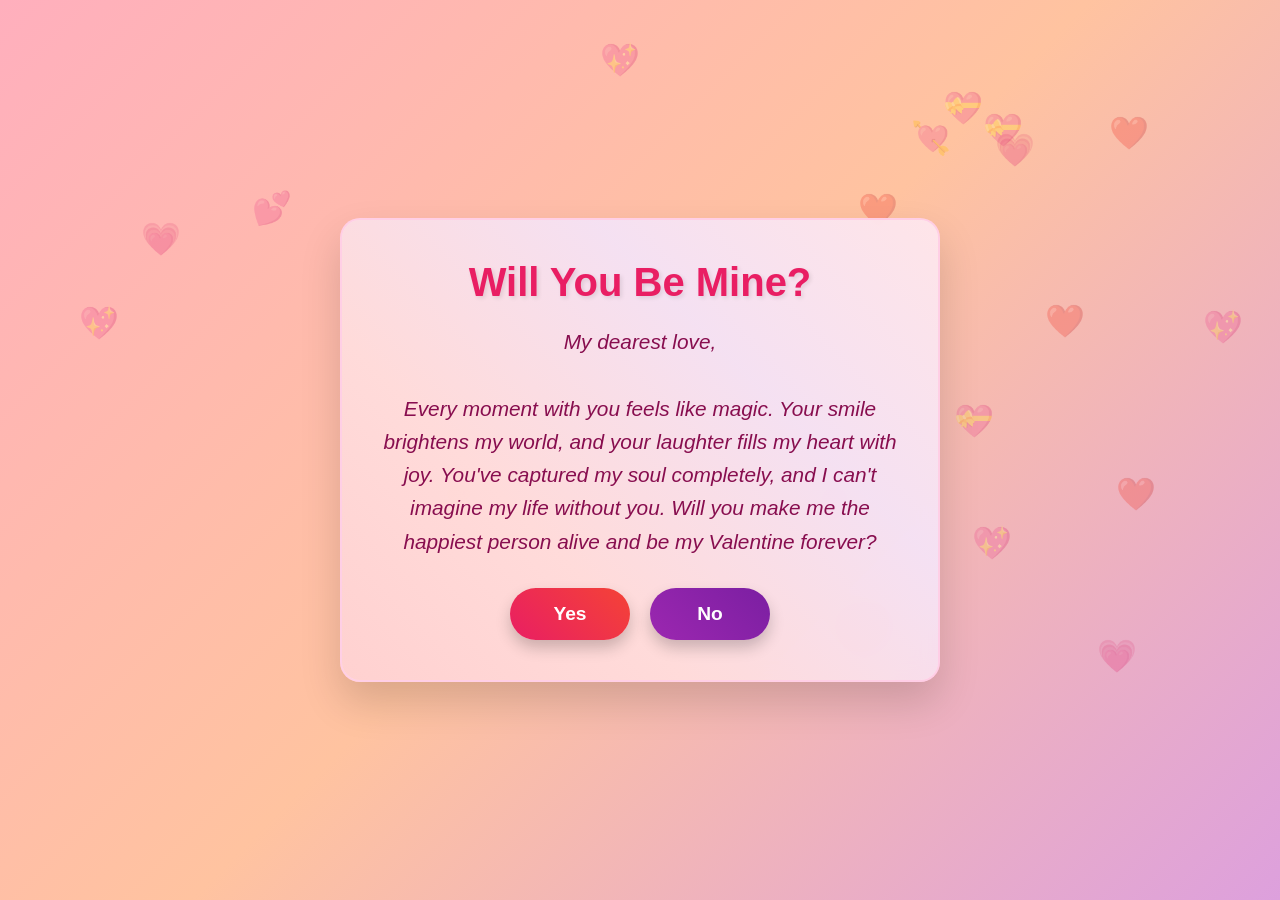
<file: valentine2.html>
<!DOCTYPE html>
<html lang="en">
<head>
    <meta charset="UTF-8">
    <meta name="viewport" content="width=device-width, initial-scale=1.0">
    <title>Valentine's Day Proposal</title>
    <style>
        * {
            margin: 0;
            padding: 0;
            box-sizing: border-box;
        }

        body {
            font-family: 'Arial Rounded MT Bold', 'Helvetica Rounded', Arial, sans-serif;
            background: linear-gradient(135deg, #ffafbd, #ffc3a0, #dda0dd);
            min-height: 100vh;
            display: flex;
            align-items: center;
            justify-content: center;
            overflow: hidden;
            position: relative;
        }

        /* Heart background decorations */
        .hearts {
            position: absolute;
            top: 0;
            left: 0;
            width: 100%;
            height: 100%;
            pointer-events: none;
            z-index: 1;
        }

        .heart {
            position: absolute;
            font-size: 2rem;
            color: rgba(255, 105, 180, 0.3);
            animation: float 6s ease-in-out infinite;
        }

        @keyframes float {
            0%, 100% { transform: translateY(0px) rotate(0deg); }
            50% { transform: translateY(-20px) rotate(10deg); }
        }

        .container {
            background: rgba(255, 255, 255, 0.95);
            border-radius: 20px;
            padding: 40px;
            text-align: center;
            box-shadow: 0 20px 40px rgba(0, 0, 0, 0.15);
            max-width: 600px;
            width: 90%;
            z-index: 10;
            backdrop-filter: blur(10px);
            border: 2px solid rgba(255, 105, 180, 0.3);
            position: relative;
            overflow: hidden;
        }

        .container::before {
            content: '';
            position: absolute;
            top: -10px;
            left: -10px;
            right: -10px;
            bottom: -10px;
            background: linear-gradient(45deg, #ff6b6b, #ff8e8e, #dda0dd, #ffafbd);
            z-index: -1;
            border-radius: 25px;
            opacity: 0.3;
        }

        h1 {
            color: #e91e63;
            font-size: 2.5rem;
            margin-bottom: 20px;
            text-shadow: 2px 2px 4px rgba(0, 0, 0, 0.1);
        }

        .proposal-message {
            color: #880e4f;
            font-size: 1.3rem;
            line-height: 1.6;
            margin-bottom: 30px;
            font-style: italic;
        }

        .buttons-container {
            display: flex;
            justify-content: center;
            gap: 20px;
            flex-wrap: wrap;
            margin-top: 30px;
        }

        .btn {
            padding: 15px 30px;
            border: none;
            border-radius: 50px;
            font-size: 1.2rem;
            font-weight: bold;
            cursor: pointer;
            transition: all 0.3s ease;
            min-width: 120px;
            box-shadow: 0 8px 15px rgba(0, 0, 0, 0.2);
        }

        .btn:hover {
            transform: translateY(-3px);
            box-shadow: 0 12px 20px rgba(0, 0, 0, 0.3);
        }

        .yes-btn {
            background: linear-gradient(45deg, #e91e63, #f44336);
            color: white;
        }

        .yes-btn:hover {
            background: linear-gradient(45deg, #d81b60, #e53935);
        }

        .no-btn {
            background: linear-gradient(45deg, #9c27b0, #7b1fa2);
            color: white;
        }

        .no-btn:hover {
            background: linear-gradient(45deg, #8e24aa, #6a1b9a);
            /* This will be overridden by JavaScript when hovering */
        }

        /* Animation for the flying hearts effect */
        .fly-heart {
            position: fixed;
            font-size: 2rem;
            pointer-events: none;
            z-index: 100;
            animation: fly 2s linear forwards;
        }

        @keyframes fly {
            0% {
                transform: translate(0, 0) scale(0);
                opacity: 1;
            }
            100% {
                transform: translate(var(--x), var(--y)) scale(1);
                opacity: 0;
            }
        }

        .celebration {
            position: fixed;
            top: 0;
            left: 0;
            width: 100%;
            height: 100%;
            pointer-events: none;
            z-index: 50;
            display: none;
        }

        .confetti {
            position: absolute;
            width: 10px;
            height: 10px;
            background-color: #ff6b6b;
            animation: confetti-fall 5s linear forwards;
        }

        @keyframes confetti-fall {
            0% {
                transform: translateY(-100px) rotate(0deg);
                opacity: 1;
            }
            100% {
                transform: translateY(100vh) rotate(360deg);
                opacity: 0;
            }
        }

        @media (max-width: 600px) {
            .container {
                padding: 20px;
                margin: 20px;
            }

            h1 {
                font-size: 2rem;
            }

            .proposal-message {
                font-size: 1.1rem;
            }

            .buttons-container {
                flex-direction: column;
                gap: 15px;
            }

            .btn {
                width: 100%;
            }
        }
    </style>
</head>
<body>
    <div class="hearts" id="hearts"></div>

    <div class="container">
        <h1>Will You Be Mine?</h1>
        <div class="proposal-message">
            My dearest love,<br><br>
            Every moment with you feels like magic. Your smile brightens my world,
            and your laughter fills my heart with joy. You've captured my soul completely,
            and I can't imagine my life without you. Will you make me the happiest person
            alive and be my Valentine forever?
        </div>

        <div class="buttons-container">
            <button class="btn yes-btn" id="yesBtn">Yes</button>
            <button class="btn no-btn" id="noBtn">No</button>
        </div>
    </div>

    <div class="celebration" id="celebration"></div>

    <script>
        // Create floating hearts background
        function createHearts() {
            const heartsContainer = document.getElementById('hearts');
            const heartIcons = ['❤️', '💖', '💕', '💘', '💝', '💗'];

            for (let i = 0; i < 20; i++) {
                const heart = document.createElement('div');
                heart.className = 'heart';
                heart.innerHTML = heartIcons[Math.floor(Math.random() * heartIcons.length)];

                // Random position
                heart.style.left = Math.random() * 100 + '%';
                heart.style.top = Math.random() * 100 + '%';

                // Random animation delay
                heart.style.animationDelay = Math.random() * 5 + 's';

                heartsContainer.appendChild(heart);
            }
        }

        // Create flying hearts animation
        function createFlyingHeart(x, y) {
            const heart = document.createElement('div');
            heart.className = 'fly-heart';
            heart.innerHTML = '❤️';
            heart.style.left = x + 'px';
            heart.style.top = y + 'px';
            heart.style.setProperty('--x', (Math.random() - 0.5) * 200 + 'px');
            heart.style.setProperty('--y', -(Math.random() * 100 + 50) + 'px');

            document.body.appendChild(heart);

            setTimeout(() => {
                heart.remove();
            }, 2000);
        }

        // Make "No" button move away when clicked
        function setupNoButton() {
            const noBtn = document.getElementById('noBtn');

            noBtn.addEventListener('click', function(e) {
                const container = document.querySelector('.container');

                // Calculate safe positions (within container bounds)
                const containerRect = container.getBoundingClientRect();
                const btnWidth = noBtn.offsetWidth;
                const btnHeight = noBtn.offsetHeight;

                // Calculate maximum safe coordinates
                const maxX = containerRect.width - btnWidth - 20;
                const maxY = containerRect.height - btnHeight - 20;

                // Generate random position that keeps button within container
                const newX = Math.random() * maxX;
                const newY = Math.random() * maxY;

                // Apply new position
                noBtn.style.position = 'absolute';
                noBtn.style.left = newX + 'px';
                noBtn.style.top = newY + 'px';

                // Add some fun effects
                noBtn.style.transform = `scale(${0.8 + Math.random() * 0.4}) rotate(${(Math.random() - 0.5) * 20}deg)`;

                // Create flying hearts
                createFlyingHeart(e.clientX, e.clientY);
            });

            // Also move on hover for additional effect
            noBtn.addEventListener('mouseenter', function(e) {
                const container = document.querySelector('.container');

                // Calculate safe positions (within container bounds)
                const containerRect = container.getBoundingClientRect();
                const btnWidth = noBtn.offsetWidth;
                const btnHeight = noBtn.offsetHeight;

                // Calculate maximum safe coordinates
                const maxX = containerRect.width - btnWidth - 20;
                const maxY = containerRect.height - btnHeight - 20;

                // Generate random position that keeps button within container
                const newX = Math.random() * maxX;
                const newY = Math.random() * maxY;

                // Apply new position
                noBtn.style.position = 'absolute';
                noBtn.style.left = newX + 'px';
                noBtn.style.top = newY + 'px';

                // Add some fun effects
                noBtn.style.transform = `scale(${0.8 + Math.random() * 0.4}) rotate(${(Math.random() - 0.5) * 20}deg)`;

                // Create flying hearts
                createFlyingHeart(e.clientX, e.clientY);
            });
        }

        // Helper function to check if positions overlap
        function isOverlapping(x, y, width, height, yesBtnRect, containerRect) {
            const containerLeft = containerRect.left;
            const containerTop = containerRect.top;

            const absX = containerLeft + x;
            const absY = containerTop + y;

            // Check if the new position overlaps with Yes button
            return !(absX + width < yesBtnRect.left ||
                    absX > yesBtnRect.left + yesBtnRect.width ||
                    absY + height < yesBtnRect.top ||
                    absY > yesBtnRect.top + yesBtnRect.height);
        }

        // Handle "Yes" button click
        function setupYesButton() {
            const yesBtn = document.getElementById('yesBtn');
            const noBtn = document.getElementById('noBtn');

            yesBtn.addEventListener('click', function() {
                // Show celebration
                const celebration = document.getElementById('celebration');
                celebration.style.display = 'block';

                // Create confetti
                createConfetti();

                // Change background to romantic colors
                document.body.style.background = 'linear-gradient(135deg, #e91e63, #f44336, #9c27b0)';

                // Change container styling
                const container = document.querySelector('.container');
                container.style.background = 'rgba(255, 255, 255, 0.98)';

                // Update message
                document.querySelector('h1').textContent = 'YES! I Knew That. 💖';
                document.querySelector('.proposal-message').innerHTML =
                    'My heart is overflowing with joy!<br><br>' +
                    'You\'ve made me the happiest person alive. ' +
                    'I promise to love you endlessly, cherish every moment with you, ' +
                    'and make our dreams come true together. Happy Valentine\'s Day, my love!';

                // Hide the No button
                noBtn.style.display = 'none';

                // Make Yes button grow and stay
                yesBtn.style.transform = 'scale(1.2)';
                yesBtn.style.backgroundColor = '#4caf50';
                yesBtn.textContent = 'Forever Yours ❤️';

                // Create lots of flying hearts
                setInterval(() => {
                    const rect = yesBtn.getBoundingClientRect();
                    const centerX = rect.left + rect.width / 2;
                    const centerY = rect.top + rect.height / 2;
                    createFlyingHeart(centerX, centerY);
                }, 300);
            });
        }

        // Create confetti for celebration
        function createConfetti() {
            const celebration = document.getElementById('celebration');
            const colors = ['#ff6b6b', '#f44336', '#e91e63', '#9c27b0', '#7b1fa2', '#ff4081', '#e040fb'];

            for (let i = 0; i < 100; i++) {
                const confetti = document.createElement('div');
                confetti.className = 'confetti';
                confetti.style.left = Math.random() * 100 + '%';
                confetti.style.backgroundColor = colors[Math.floor(Math.random() * colors.length)];
                confetti.style.animationDelay = Math.random() * 2 + 's';
                confetti.style.width = (Math.random() * 10 + 5) + 'px';
                confetti.style.height = (Math.random() * 10 + 5) + 'px';

                celebration.appendChild(confetti);

                // Remove confetti after animation
                setTimeout(() => {
                    confetti.remove();
                }, 5000);
            }
        }

        // Initialize the page
        document.addEventListener('DOMContentLoaded', function() {
            createHearts();
            setupNoButton();
            setupYesButton();
        });

        // Prevent right-click to make experience smoother
        document.addEventListener('contextmenu', event => event.preventDefault());
    </script>
</body>
</html>
</file>
<file: calculator/style.css>
/* ══════════════════════════════════════
   Calculator Pro — style.css
══════════════════════════════════════ */

/* ── Reset ── */
*, *::before, *::after { box-sizing: border-box; margin: 0; padding: 0; }

/* ── CSS Variables ── */
:root {
  --bg:             #eef0f5;
  --app-title:      #1a1a2e;
  --card-bg:        #ffffff;
  --card-shadow:    0 8px 32px rgba(0,0,0,0.13);
  --display-bg:     #f0f2f8;
  --display-border: #d8dce8;
  --expr-color:     #888;
  --preview-color:  #a0aabf;
  --result-color:   #1a1a2e;

  /* Number buttons — cool slate blue */
  --btn-num-bg:     #e8ecf7;
  --btn-num-hover:  #d4daf2;
  --btn-num-color:  #1a1a2e;

  /* Operator buttons — rich amber/orange */
  --btn-op-bg:      #ff8c00;
  --btn-op-hover:   #e67e00;
  --btn-op-color:   #ffffff;

  /* Utility buttons (AC, DEL, %) — vivid teal */
  --btn-util-bg:    #00b894;
  --btn-util-hover: #00a381;
  --btn-util-color: #ffffff;

  /* Memory buttons — indigo */
  --btn-mem-bg:     #5c6bc0;
  --btn-mem-hover:  #4a57ad;
  --btn-mem-color:  #ffffff;

  /* Scientific buttons — deep ocean teal */
  --btn-sci-bg:     #0097a7;
  --btn-sci-hover:  #00838f;
  --btn-sci-color:  #ffffff;

  /* Equals — purple gradient (keep) */
  --btn-eq-bg:      linear-gradient(135deg,#667eea,#764ba2);
  --btn-eq-hover:   linear-gradient(135deg,#5a6fd6,#6a3d96);
  --btn-eq-color:   #ffffff;

  --btn-shadow:     0 3px 8px rgba(0,0,0,0.13);
  --history-bg:     #ffffff;
  --history-border: #e0e3ea;
  --history-color:  #333;
  --history-expr:   #999;
  --tab-bg:         #dde1ee;
  --tab-active-bg:  #667eea;
  --tab-active-col: #fff;
  --tab-color:      #555;
  --toggle-bg:      #e0e3ea;
  --copy-color:     #aaa;
  --copy-hover:     #667eea;
  --input-bg:       #f7f8fa;
  --input-border:   #dde1ea;
  --input-color:    #1a1a2e;
  --select-bg:      #fff;
  --r-card:         20px;
  --r-btn:          14px;
  --mem-color:      #5c6bc0;
}

[data-theme="dark"] {
  --bg:             #0f0f1a;
  --app-title:      #ccc;
  --card-bg:        #1a1a2e;
  --card-shadow:    0 8px 32px rgba(0,0,0,0.5);
  --display-bg:     #12122a;
  --display-border: #2a2a4a;
  --expr-color:     #555;
  --preview-color:  #3a3a6a;
  --result-color:   #e0e0ff;
  --btn-num-bg:     #22223b;
  --btn-num-hover:  #2d2d50;
  --btn-num-color:  #e0e0ff;
  --btn-op-bg:      #2a1a0e;
  --btn-op-hover:   #3d2610;
  --btn-op-color:   #ff9800;
  --btn-util-bg:    #0d2010;
  --btn-util-hover: #143018;
  --btn-util-color: #66bb6a;
  --btn-mem-bg:     #0d0d2e;
  --btn-mem-hover:  #16165a;
  --btn-mem-color:  #7986cb;
  --btn-sci-bg:     #2a0a12;
  --btn-sci-hover:  #3d1020;
  --btn-sci-color:  #ef9a9a;
  --btn-eq-bg:      linear-gradient(135deg,#667eea,#764ba2);
  --btn-eq-hover:   linear-gradient(135deg,#5a6fd6,#6a3d96);
  --btn-eq-color:   #ffffff;
  --btn-shadow:     0 2px 8px rgba(0,0,0,0.4);
  --history-bg:     #1a1a2e;
  --history-border: #2a2a4a;
  --history-color:  #c0c0e0;
  --history-expr:   #555;
  --tab-bg:         #22223b;
  --tab-active-bg:  #667eea;
  --tab-active-col: #fff;
  --tab-color:      #888;
  --toggle-bg:      #2a2a4a;
  --copy-color:     #555;
  --copy-hover:     #667eea;
  --input-bg:       #12122a;
  --input-border:   #2a2a4a;
  --input-color:    #e0e0ff;
  --select-bg:      #1a1a2e;
  --mem-color:      #7986cb;
}

/* ── Body / Layout ── */
body {
  font-family: 'Segoe UI', system-ui, -apple-system, sans-serif;
  background: var(--bg);
  min-height: 100vh;
  display: flex;
  align-items: flex-start;
  justify-content: center;
  padding: 20px 16px 40px;
  transition: background 0.3s;
  overflow-x: hidden;
}

.app {
  display: flex;
  flex-direction: column;
  gap: 14px;
  width: 100%;
  max-width: 400px;
}

/* ── Top Bar ── */
.top-bar {
  display: flex;
  align-items: center;
  justify-content: space-between;
  padding: 0 2px;
}

.app-title {
  font-size: 1.15rem;
  font-weight: 700;
  color: var(--app-title);
  display: flex;
  align-items: center;
  gap: 6px;
}

.pro-badge {
  font-size: 0.6rem;
  font-weight: 800;
  background: var(--btn-eq-bg);
  color: #fff;
  padding: 2px 6px;
  border-radius: 20px;
  letter-spacing: 1px;
  vertical-align: middle;
}

.top-actions { display: flex; gap: 6px; }

.icon-btn {
  background: var(--toggle-bg);
  border: none;
  border-radius: 50%;
  width: 36px;
  height: 36px;
  font-size: 0.95rem;
  cursor: pointer;
  display: flex;
  align-items: center;
  justify-content: center;
  transition: transform 0.2s, background 0.2s;
  color: var(--app-title);
}
.icon-btn:hover { transform: scale(1.12); }
.icon-btn.muted { opacity: 0.4; }

.export-top-btn {
  background: linear-gradient(135deg, #667eea, #764ba2);
  border: none;
  color: #fff;
  font-size: 0.78rem;
  font-weight: 700;
  cursor: pointer;
  padding: 0 14px;
  height: 36px;
  border-radius: 20px;
  letter-spacing: 0.4px;
  transition: opacity 0.2s, transform 0.15s;
}
.export-top-btn:hover { opacity: 0.88; transform: scale(1.04); }

/* ── Mode Tabs ── */
.mode-tabs {
  display: flex;
  background: var(--tab-bg);
  border-radius: 30px;
  padding: 3px;
  gap: 2px;
  transition: background 0.3s;
}

.tab {
  flex: 1;
  border: none;
  border-radius: 26px;
  padding: 8px 0;
  font-size: 0.85rem;
  font-weight: 600;
  cursor: pointer;
  background: transparent;
  color: var(--tab-color);
  transition: background 0.2s, color 0.2s;
}
.tab.active {
  background: var(--tab-active-bg);
  color: var(--tab-active-col);
  box-shadow: 0 2px 8px rgba(102,126,234,0.35);
}

/* ── Calculator Card ── */
.calculator {
  background: var(--card-bg);
  border-radius: var(--r-card);
  box-shadow: var(--card-shadow);
  padding: 18px;
  transition: background 0.3s, box-shadow 0.3s;
}

/* ── Display ── */
.display {
  background: var(--display-bg);
  border: 1px solid var(--display-border);
  border-radius: 14px;
  padding: 14px 16px 10px;
  margin-bottom: 16px;
  min-height: 110px;
  display: flex;
  flex-direction: column;
  justify-content: flex-end;
  position: relative;
  transition: background 0.3s, border-color 0.3s;
  overflow: hidden;
  /* Swipe touch handling done in JS */
  touch-action: pan-y;
}

.memory-indicator {
  position: absolute;
  top: 8px;
  left: 12px;
  font-size: 0.7rem;
  font-weight: 700;
  color: var(--mem-color);
  letter-spacing: 1px;
  min-height: 14px;
}

.expression {
  font-size: 0.82rem;
  color: var(--expr-color);
  min-height: 18px;
  text-align: right;
  word-break: break-all;
  transition: color 0.3s;
}

.live-preview {
  font-size: 0.9rem;
  color: var(--preview-color);
  text-align: right;
  min-height: 18px;
  margin-bottom: 2px;
  font-style: italic;
  transition: color 0.3s;
}

.result-row {
  display: flex;
  align-items: center;
  justify-content: flex-end;
  gap: 8px;
}

.result {
  font-size: 2.4rem;
  font-weight: 700;
  color: var(--result-color);
  text-align: right;
  word-break: break-all;
  flex: 1;
  line-height: 1.1;
  transition: color 0.3s;
}
.result.error { font-size: 1.1rem; color: #e53935; }

.copy-btn {
  background: none;
  border: none;
  font-size: 1.1rem;
  color: var(--copy-color);
  cursor: pointer;
  padding: 4px;
  border-radius: 6px;
  transition: color 0.2s, transform 0.2s;
  flex-shrink: 0;
}
.copy-btn:hover { color: var(--copy-hover); transform: scale(1.15); }

.copy-toast {
  position: absolute;
  bottom: 8px;
  left: 50%;
  transform: translateX(-50%) translateY(30px);
  background: #667eea;
  color: #fff;
  font-size: 0.75rem;
  padding: 4px 14px;
  border-radius: 20px;
  opacity: 0;
  transition: opacity 0.2s, transform 0.2s;
  pointer-events: none;
  white-space: nowrap;
}
.copy-toast.show { opacity: 1; transform: translateX(-50%) translateY(0); }

/* ── Panel visibility ── */
.panel { display: flex; flex-direction: column; gap: 10px; }
.hidden { display: none !important; }

/* ── Memory Row ── */
.memory-row {
  display: grid;
  grid-template-columns: repeat(4, 1fr);
  gap: 8px;
}

/* ── Main Button Grid ── */
.buttons {
  display: grid;
  grid-template-columns: repeat(4, 1fr);
  gap: 9px;
}

/* ── Scientific Grid ── */
.sci-grid {
  display: grid;
  grid-template-columns: repeat(5, 1fr);
  gap: 7px;
}

/* ── Button Base ── */
.btn {
  border: none;
  border-radius: var(--r-btn);
  font-size: 1rem;
  font-weight: 600;
  height: 58px;
  cursor: pointer;
  box-shadow: var(--btn-shadow);
  transition: background 0.15s, transform 0.1s, box-shadow 0.15s;
  display: flex;
  align-items: center;
  justify-content: center;
  user-select: none;
  -webkit-tap-highlight-color: transparent;
  position: relative;
  overflow: hidden;
}
.btn:active { transform: scale(0.93); }

/* Ripple */
.btn::after {
  content: '';
  position: absolute;
  width: 100px; height: 100px;
  background: rgba(255,255,255,0.3);
  border-radius: 50%;
  transform: scale(0);
  opacity: 1;
  pointer-events: none;
}
.btn.ripple::after {
  animation: ripple 0.4s ease-out forwards;
}
@keyframes ripple {
  to { transform: scale(3); opacity: 0; }
}

.btn-number  { background: var(--btn-num-bg);  color: var(--btn-num-color); }
.btn-number:hover  { background: var(--btn-num-hover); }

.btn-operator { background: var(--btn-op-bg);  color: var(--btn-op-color); }
.btn-operator:hover { background: var(--btn-op-hover); }

.btn-utility  { background: var(--btn-util-bg); color: var(--btn-util-color); }
.btn-utility:hover  { background: var(--btn-util-hover); }

.btn-mem      { background: var(--btn-mem-bg);  color: var(--btn-mem-color); height: 44px; font-size: 0.8rem; }
.btn-mem:hover { background: var(--btn-mem-hover); }

.btn-sci      { background: var(--btn-sci-bg);  color: var(--btn-sci-color); height: 46px; font-size: 0.82rem; }
.btn-sci:hover { background: var(--btn-sci-hover); }

.btn-equals {
  background: var(--btn-eq-bg);
  color: var(--btn-eq-color);
  font-size: 1.4rem;
}
.btn-equals:hover { box-shadow: 0 4px 16px rgba(102,126,234,0.4); }

.btn-zero { grid-column: span 2; }

/* Operator active highlight */
.btn-operator.active-op {
  outline: 2px solid var(--btn-op-color);
  outline-offset: -2px;
}

/* ── Unit Converter ── */
.unit-converter {
  display: flex;
  flex-direction: column;
  gap: 12px;
}

.unit-converter select,
.unit-converter input {
  background: var(--input-bg);
  border: 1px solid var(--input-border);
  border-radius: 10px;
  padding: 10px 12px;
  font-size: 0.95rem;
  color: var(--input-color);
  outline: none;
  transition: border-color 0.2s, background 0.3s;
  width: 100%;
}
.unit-converter select:focus,
.unit-converter input:focus {
  border-color: #667eea;
}

#unitCategory {
  font-weight: 600;
  cursor: pointer;
}

.unit-row {
  display: flex;
  gap: 8px;
}
.unit-row input  { flex: 1.2; }
.unit-row select { flex: 1; cursor: pointer; }

.unit-arrow {
  text-align: center;
  font-size: 1.3rem;
  color: var(--expr-color);
  cursor: pointer;
  transition: transform 0.2s;
}
.unit-arrow:hover { transform: scale(1.2); }

.unit-convert-btn {
  height: 50px;
  font-size: 1rem;
  border-radius: 12px;
}

/* ── History Panel ── */
.history-panel {
  background: var(--history-bg);
  border: 1px solid var(--history-border);
  border-radius: var(--r-card);
  padding: 14px 16px;
  max-height: 230px;
  display: flex;
  flex-direction: column;
  transition: background 0.3s, border-color 0.3s;
}

.history-header {
  display: flex;
  justify-content: space-between;
  align-items: center;
  margin-bottom: 10px;
  font-size: 0.8rem;
  font-weight: 700;
  color: var(--history-color);
  text-transform: uppercase;
  letter-spacing: 1px;
}

.history-actions { display: flex; align-items: center; gap: 6px; }

.icon-btn-sm {
  background: none;
  border: none;
  font-size: 0.9rem;
  cursor: pointer;
  color: var(--history-expr);
  transition: color 0.2s;
}
.icon-btn-sm:hover { color: #667eea; }

.export-history-btn {
  background: linear-gradient(135deg, #667eea, #764ba2);
  border: none;
  color: #fff;
  font-size: 0.75rem;
  font-weight: 700;
  cursor: pointer;
  padding: 4px 10px;
  border-radius: 20px;
  letter-spacing: 0.3px;
  transition: opacity 0.2s, transform 0.15s;
  display: flex;
  align-items: center;
  gap: 3px;
}
.export-history-btn:hover { opacity: 0.88; transform: scale(1.04); }

.clear-history-btn {
  background: linear-gradient(135deg, #ff5252, #e53935);
  border: none;
  color: #fff;
  font-size: 0.75rem;
  font-weight: 700;
  cursor: pointer;
  padding: 0 12px;
  height: 26px;
  border-radius: 20px;
  letter-spacing: 0.3px;
  transition: opacity 0.2s, transform 0.15s;
}
.clear-history-btn:hover { opacity: 0.85; transform: scale(1.05); }

.history-list {
  list-style: none;
  overflow-y: auto;
  flex: 1;
  display: flex;
  flex-direction: column;
  gap: 4px;
}
.history-list::-webkit-scrollbar { width: 4px; }
.history-list::-webkit-scrollbar-thumb { background: var(--display-border); border-radius: 4px; }

.history-empty {
  color: var(--history-expr);
  font-size: 0.82rem;
  text-align: center;
  padding: 16px 0;
}

.history-item {
  cursor: pointer;
  padding: 6px 8px;
  border-radius: 8px;
  transition: background 0.15s;
  position: relative;
}
.history-item:hover { background: var(--btn-num-hover); }

.history-item .h-expr   { font-size: 0.72rem; color: var(--history-expr); }
.history-item .h-result { font-size: 0.92rem; font-weight: 600; color: var(--history-color); }

.history-item .pin-btn {
  position: absolute;
  right: 6px; top: 50%;
  transform: translateY(-50%) scale(1);
  background: none;
  border: none;
  font-size: 1.2rem;
  cursor: pointer;
  opacity: 0;
  transition: opacity 0.15s, transform 0.15s;
  color: #ffa000;
  line-height: 1;
  padding: 2px 4px;
}
.history-item:hover .pin-btn { opacity: 1; transform: translateY(-50%) scale(1.3); }
.history-item.pinned .pin-btn { opacity: 1; font-size: 1.3rem; }
.history-item.pinned { border-left: 3px solid #ffa000; }

/* ── Responsive ── */

/* Tablet / large phone */
@media (max-width: 480px) {
  body { padding: 12px 10px 30px; }

  .app { gap: 10px; }

  .app-title { font-size: 1rem; }
  .pro-badge { font-size: 0.55rem; }
  .export-top-btn { font-size: 0.72rem; padding: 0 10px; height: 32px; }
  .icon-btn { width: 32px; height: 32px; font-size: 0.85rem; }
  .top-actions { gap: 5px; }

  .tab { font-size: 0.78rem; padding: 7px 0; }

  .calculator { padding: 12px; border-radius: 16px; }

  .display {
    padding: 10px 12px 8px;
    min-height: 95px;
    margin-bottom: 12px;
  }
  .result { font-size: 2rem; }

  .buttons { gap: 7px; }
  .btn { height: 52px; font-size: 0.95rem; border-radius: 12px; }
  .btn-mem { height: 40px; font-size: 0.75rem; }

  .sci-grid { gap: 6px; }
  .btn-sci { height: 40px; font-size: 0.75rem; border-radius: 10px; }

  .memory-row { gap: 7px; }

  .history-panel { max-height: 200px; padding: 12px 12px; border-radius: 16px; }
  .history-header { font-size: 0.75rem; }
  .clear-history-btn { font-size: 0.7rem; height: 24px; padding: 0 10px; }

  .unit-converter select,
  .unit-converter input { font-size: 0.88rem; padding: 8px 10px; }
}

/* Small phone (iPhone SE, Galaxy A series) */
@media (max-width: 375px) {
  body { padding: 8px 8px 24px; }

  .export-top-btn { font-size: 0.68rem; padding: 0 8px; height: 30px; }
  .icon-btn { width: 30px; height: 30px; font-size: 0.8rem; }

  .calculator { padding: 10px; }

  .display { min-height: 88px; padding: 8px 10px 8px; margin-bottom: 10px; }
  .result { font-size: 1.8rem; }
  .expression { font-size: 0.76rem; }
  .live-preview { font-size: 0.82rem; }

  .buttons { gap: 6px; }
  .btn { height: 48px; font-size: 0.88rem; border-radius: 10px; }
  .btn-mem { height: 37px; font-size: 0.7rem; }
  .btn-equals { font-size: 1.2rem; }

  .sci-grid { gap: 5px; grid-template-columns: repeat(5, 1fr); }
  .btn-sci { height: 37px; font-size: 0.68rem; border-radius: 8px; padding: 0 2px; }

  .memory-row { gap: 6px; }
  .panel { gap: 8px; }

  .history-panel { max-height: 180px; padding: 10px; }
  .history-item .h-expr   { font-size: 0.68rem; }
  .history-item .h-result { font-size: 0.85rem; }
}

/* Very small phone (320px) */
@media (max-width: 320px) {
  .app-title { font-size: 0.9rem; }
  .pro-badge { display: none; }
  .export-top-btn { padding: 0 7px; font-size: 0.65rem; height: 28px; }

  .btn { height: 44px; font-size: 0.82rem; border-radius: 9px; }
  .btn-sci { height: 34px; font-size: 0.62rem; }
  .btn-mem { height: 34px; font-size: 0.65rem; }
  .result { font-size: 1.6rem; }

  .buttons { gap: 5px; }
  .sci-grid { gap: 4px; }
  .memory-row { gap: 5px; }
}
</file>
